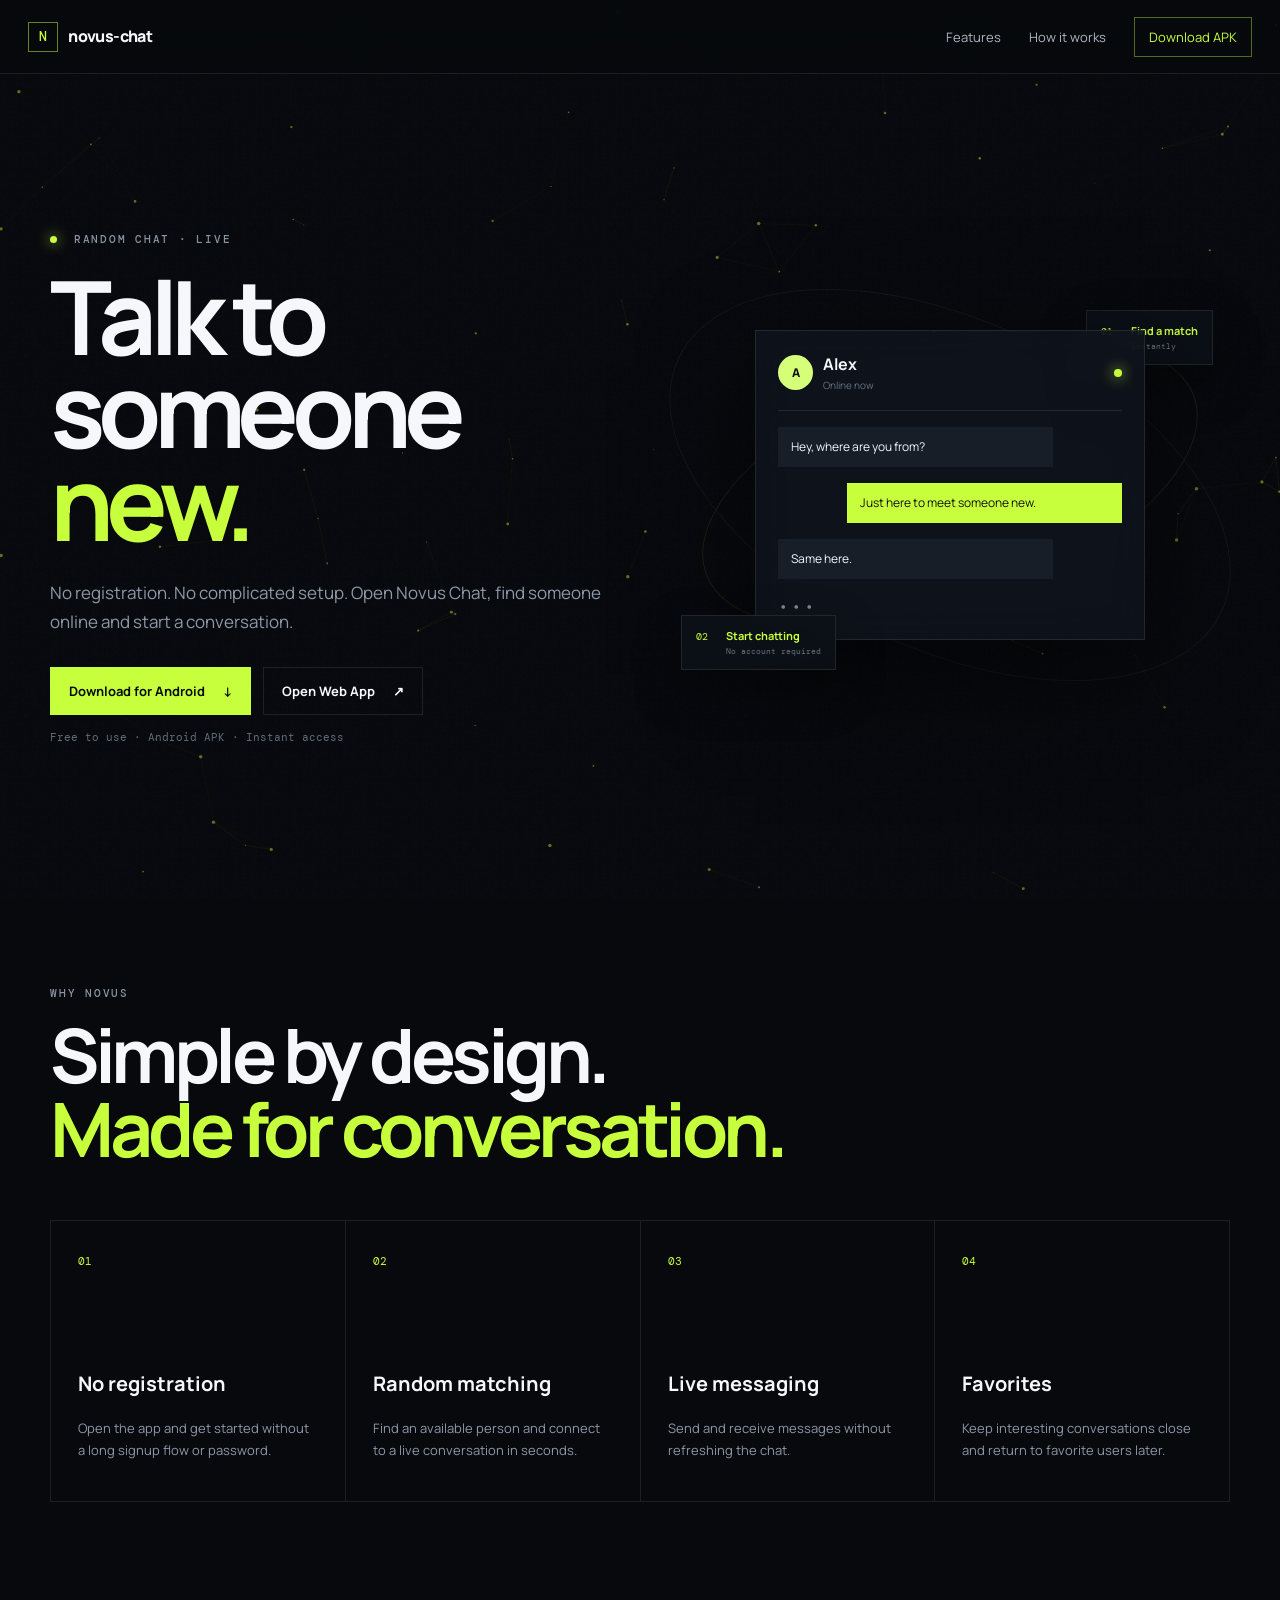
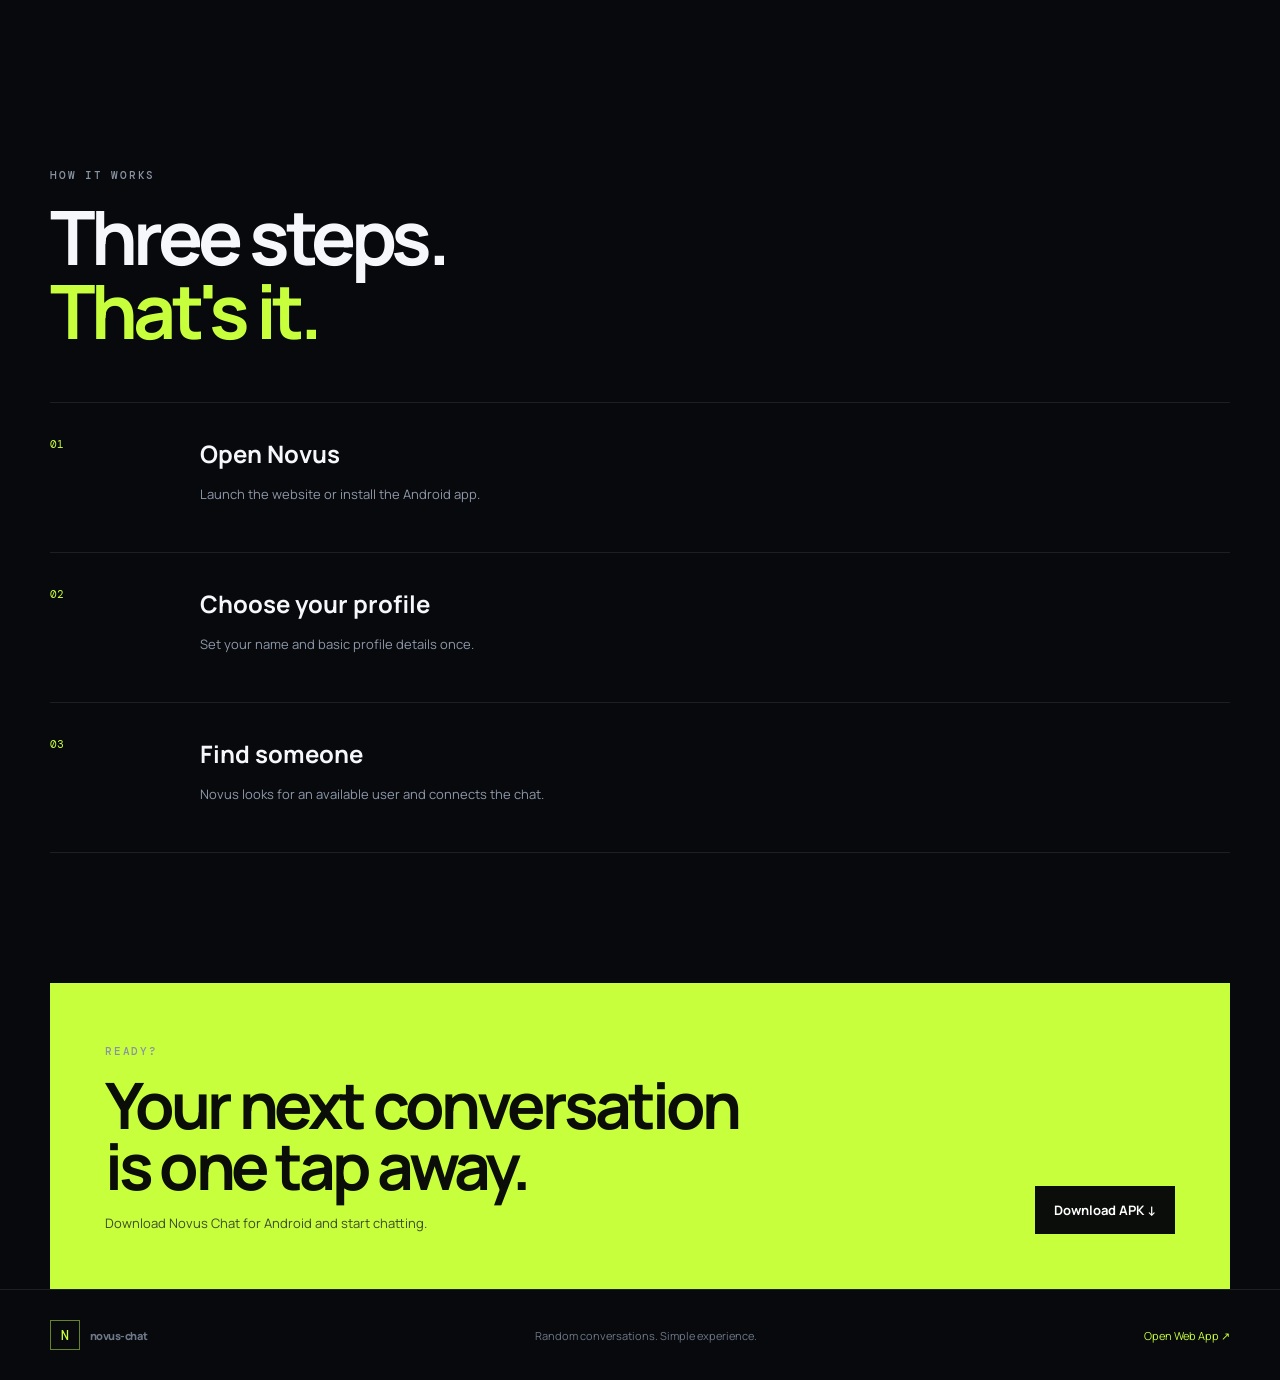
<file: index.html>
<!doctype html><html lang="en"><head><meta charset="utf-8"><meta name="viewport" content="width=device-width,initial-scale=1"><meta name="theme-color" content="#07090d"><meta name="description" content="Novus Chat — random chat, made simple."><title>Novus Chat</title><link rel="stylesheet" href="style.css"></head><body>
<canvas id="particles"></canvas><div class="noise"></div>
<header><a class="brand" href="#home"><b>N</b> novus-chat</a><nav><a href="#features">Features</a><a href="#how">How it works</a><a class="navdl" href="https://drive.google.com/file/d/1hm-piCZmBrP5lc7gren5GpeYxfUI15oj/view?usp=drivesdk" download>Download APK</a></nav></header>
<main id="home">
<section class="hero wrap"><div class="copy reveal"><span class="eyebrow"><i></i> RANDOM CHAT · LIVE</span><h1>Talk to someone<br><em>new.</em></h1><p>No registration. No complicated setup. Open Novus Chat, find someone online and start a conversation.</p><div class="buttons"><a class="btn primary" href="https://drive.google.com/file/d/1hm-piCZmBrP5lc7gren5GpeYxfUI15oj/view?usp=drivesdk" download>Download for Android <span>↓</span></a><a class="btn" href="https://novus-chat.unaux.com/" target="_blank" rel="noopener">Open Web App <span>↗</span></a></div><small class="micro">Free to use · Android APK · Instant access</small></div>
<div class="visual reveal"><div class="orbit a"></div><div class="orbit b"></div><div class="float top">01 &nbsp; <b>Find a match</b><small>Instantly</small></div><div class="chatbox"><div class="chathead"><span class="ava">A</span><span><b>Alex</b><small>Online now</small></span><i></i></div><div class="bubble">Hey, where are you from?</div><div class="bubble mine">Just here to meet someone new.</div><div class="bubble">Same here.</div><div class="typing">•••</div></div><div class="float bottom">02 &nbsp; <b>Start chatting</b><small>No account required</small></div></div></section>
<section id="features" class="section wrap"><div class="head reveal"><span class="eyebrow">WHY NOVUS</span><h2>Simple by design.<br><em>Made for conversation.</em></h2></div><div class="grid">
<article class="feature reveal"><span>01</span><h3>No registration</h3><p>Open the app and get started without a long signup flow or password.</p></article>
<article class="feature reveal"><span>02</span><h3>Random matching</h3><p>Find an available person and connect to a live conversation in seconds.</p></article>
<article class="feature reveal"><span>03</span><h3>Live messaging</h3><p>Send and receive messages without refreshing the chat.</p></article>
<article class="feature reveal"><span>04</span><h3>Favorites</h3><p>Keep interesting conversations close and return to favorite users later.</p></article></div></section>
<section id="how" class="section wrap"><div class="head reveal"><span class="eyebrow">HOW IT WORKS</span><h2>Three steps.<br><em>That's it.</em></h2></div><div class="steps">
<div class="step reveal"><b>01</b><div><h3>Open Novus</h3><p>Launch the website or install the Android app.</p></div></div>
<div class="step reveal"><b>02</b><div><h3>Choose your profile</h3><p>Set your name and basic profile details once.</p></div></div>
<div class="step reveal"><b>03</b><div><h3>Find someone</h3><p>Novus looks for an available user and connects the chat.</p></div></div></div></section>
<section class="download wrap reveal"><div><span class="eyebrow">READY?</span><h2>Your next conversation<br>is one tap away.</h2><p>Download Novus Chat for Android and start chatting.</p></div><a class="btn light" href="https://drive.google.com/file/d/1hm-piCZmBrP5lc7gren5GpeYxfUI15oj/view?usp=drivesdk" download>Download APK ↓</a></section>
</main><footer><span class="brand"><b>N</b> novus-chat</span><span>Random conversations. Simple experience.</span><a href="https://novus-chat.unaux.com/" target="_blank">Open Web App ↗</a></footer><script src="script.js"></script></body></html>
</file>
<file: style.css>
@import url('https://fonts.googleapis.com/css2?family=DM+Mono:wght@400;500&family=Manrope:wght@400;600;700;800&display=swap');:root{--bg:#07090d;--text:#f5f7fb;--muted:#8e98a8;--line:#ffffff17;--green:#c8ff3d;--max:1180px}*{box-sizing:border-box}html{scroll-behavior:smooth}body{margin:0;background:var(--bg);color:var(--text);font-family:Manrope,Arial,sans-serif;overflow-x:hidden}a{color:inherit;text-decoration:none}#particles{position:fixed;inset:0;width:100%;height:100%;z-index:-3}.noise{position:fixed;inset:0;z-index:-2;opacity:.035;pointer-events:none;background-image:url("data:image/svg+xml,%3Csvg xmlns='http://www.w3.org/2000/svg' width='180' height='180'%3E%3Cfilter id='n'%3E%3CfeTurbulence baseFrequency='.9' numOctaves='4'/%3E%3C/filter%3E%3Crect width='100%25' height='100%25' filter='url(%23n)'/%3E%3C/svg%3E")}header{position:fixed;z-index:20;top:0;left:0;right:0;height:74px;padding:0 28px;display:flex;align-items:center;justify-content:space-between;background:#07090dcc;backdrop-filter:blur(18px);border-bottom:1px solid var(--line)}.brand{font-weight:800;letter-spacing:-.04em}.brand b{display:inline-grid;place-items:center;width:30px;height:30px;border:1px solid #c8ff3d80;color:var(--green);font:500 13px 'DM Mono';margin-right:8px}nav{display:flex;gap:28px;align-items:center;color:#aeb6c3;font-size:13px}.navdl{padding:10px 14px;border:1px solid #c8ff3d66;color:var(--green)}.wrap{width:min(var(--max),calc(100% - 44px));margin:auto}.hero{min-height:850px;padding-top:120px;display:grid;grid-template-columns:1fr 1fr;align-items:center;gap:60px}.eyebrow{font:500 11px 'DM Mono';letter-spacing:.16em;color:#8994a3}.eyebrow i{display:inline-block;width:7px;height:7px;border-radius:50%;background:var(--green);box-shadow:0 0 14px var(--green);margin-right:8px}.hero h1{font-size:clamp(58px,8vw,105px);line-height:.91;letter-spacing:-.07em;margin:22px 0 28px}.hero em,h2 em{font-style:normal;color:var(--green)}.hero p{max-width:560px;color:var(--muted);font-size:17px;line-height:1.75}.buttons{display:flex;gap:12px;flex-wrap:wrap;margin-top:30px}.btn{display:inline-flex;align-items:center;gap:18px;padding:14px 18px;border:1px solid var(--line);font-size:13px;font-weight:700;transition:.2s}.btn:hover{transform:translateY(-3px)}.primary{background:var(--green);color:#080b06;border-color:var(--green)}.micro{display:block;margin-top:15px;color:#626c7b;font:11px 'DM Mono'}.visual{height:550px;position:relative;display:grid;place-items:center}.chatbox{width:min(390px,80%);padding:22px;background:#0f141ddd;border:1px solid var(--line);box-shadow:0 35px 100px #0008;backdrop-filter:blur(18px);animation:float 6s ease-in-out infinite}.chathead{display:flex;align-items:center;gap:10px;padding-bottom:18px;border-bottom:1px solid var(--line)}.chathead span:nth-child(2) b,.chathead small{display:block}.chathead small{font-size:10px;color:#697382;margin-top:3px}.chathead>i{margin-left:auto;width:8px;height:8px;background:var(--green);border-radius:50%;box-shadow:0 0 14px var(--green)}.ava{width:35px;height:35px;border-radius:50%;display:grid;place-items:center;background:#d5ff78;color:#111;font-weight:800;font-size:12px}.bubble{max-width:80%;padding:11px 13px;margin-top:16px;background:#171e28;font-size:12px;line-height:1.5}.bubble.mine{margin-left:auto;background:var(--green);color:#10130c}.typing{color:#7d8795;margin-top:16px;letter-spacing:3px}.orbit{position:absolute;border:1px solid #c8ff3d18;border-radius:50%;transform:rotate(-20deg)}.orbit.a{width:520px;height:240px}.orbit.b{width:600px;height:330px;transform:rotate(25deg);border-color:#ffffff0d}.float{position:absolute;padding:12px 14px;background:#0d1118e8;border:1px solid var(--line);backdrop-filter:blur(15px);font:10px 'DM Mono';box-shadow:0 20px 50px #0005}.float b{font-family:Manrope;font-size:11px}.float small{display:block;color:#697382;margin-left:30px;margin-top:3px}.float.top{top:100px;right:3%;color:var(--green)}.float.bottom{bottom:90px;left:2%;color:var(--green)}.section{padding:130px 0}.head{margin-bottom:55px}.head h2{font-size:clamp(42px,6vw,75px);line-height:.98;letter-spacing:-.06em;margin:16px 0}.grid{display:grid;grid-template-columns:repeat(4,1fr);border-top:1px solid var(--line);border-left:1px solid var(--line)}.feature{min-height:280px;padding:27px;border-right:1px solid var(--line);border-bottom:1px solid var(--line);transition:.25s}.feature:hover{background:#c8ff3d08;transform:translateY(-5px)}.feature>span,.step>b{font:11px 'DM Mono';color:var(--green)}.feature h3{font-size:20px;margin-top:100px}.feature p,.step p,.download p{font-size:13px;line-height:1.7;color:var(--muted)}.steps{border-top:1px solid var(--line)}.step{display:grid;grid-template-columns:120px 1fr;gap:30px;padding:34px 0;border-bottom:1px solid var(--line);transition:.25s}.step:hover{padding-left:12px}.step h3{font-size:24px;margin:0 0 6px}.download{padding:0 0 130px;display:flex;justify-content:space-between;align-items:end;gap:30px}.download{padding:55px;background:var(--green);color:#0b0e08}.download h2{font-size:clamp(38px,5vw,66px);line-height:.95;letter-spacing:-.06em;margin:15px 0}.download p{color:#3d4b27;margin:0}.light{background:#0a0d09;color:#fff;border-color:#0a0d09}footer{border-top:1px solid var(--line);padding:30px max(22px,calc((100% - var(--max))/2));display:flex;justify-content:space-between;gap:20px;align-items:center;color:#6e7887;font-size:11px}footer a{color:var(--green)}.reveal{opacity:0;transform:translateY(28px);transition:.7s}.reveal.visible{opacity:1;transform:none}@keyframes float{0%,100%{transform:translateY(0) rotate(-1deg)}50%{transform:translateY(-13px) rotate(1deg)}}@media(max-width:850px){nav a:not(.navdl){display:none}.hero{grid-template-columns:1fr;padding-top:140px;gap:30px}.visual{height:450px}.grid{grid-template-columns:1fr 1fr}.feature{min-height:230px}.feature h3{margin-top:65px}.download{flex-direction:column;align-items:flex-start}}@media(max-width:520px){.wrap{width:calc(100% - 30px)}header{padding:0 15px}.hero h1{font-size:58px}.hero p{font-size:15px}.visual{height:390px}.chatbox{width:88%}.orbit.a{width:330px;height:180px}.orbit.b{width:360px;height:220px}.float.top{top:30px}.float.bottom{bottom:30px}.grid{grid-template-columns:1fr}.feature{min-height:205px}.feature h3{margin-top:45px}.step{grid-template-columns:55px 1fr;gap:15px}.download{padding:30px}.download h2{font-size:42px}footer{flex-direction:column;align-items:flex-start}}
</file>
